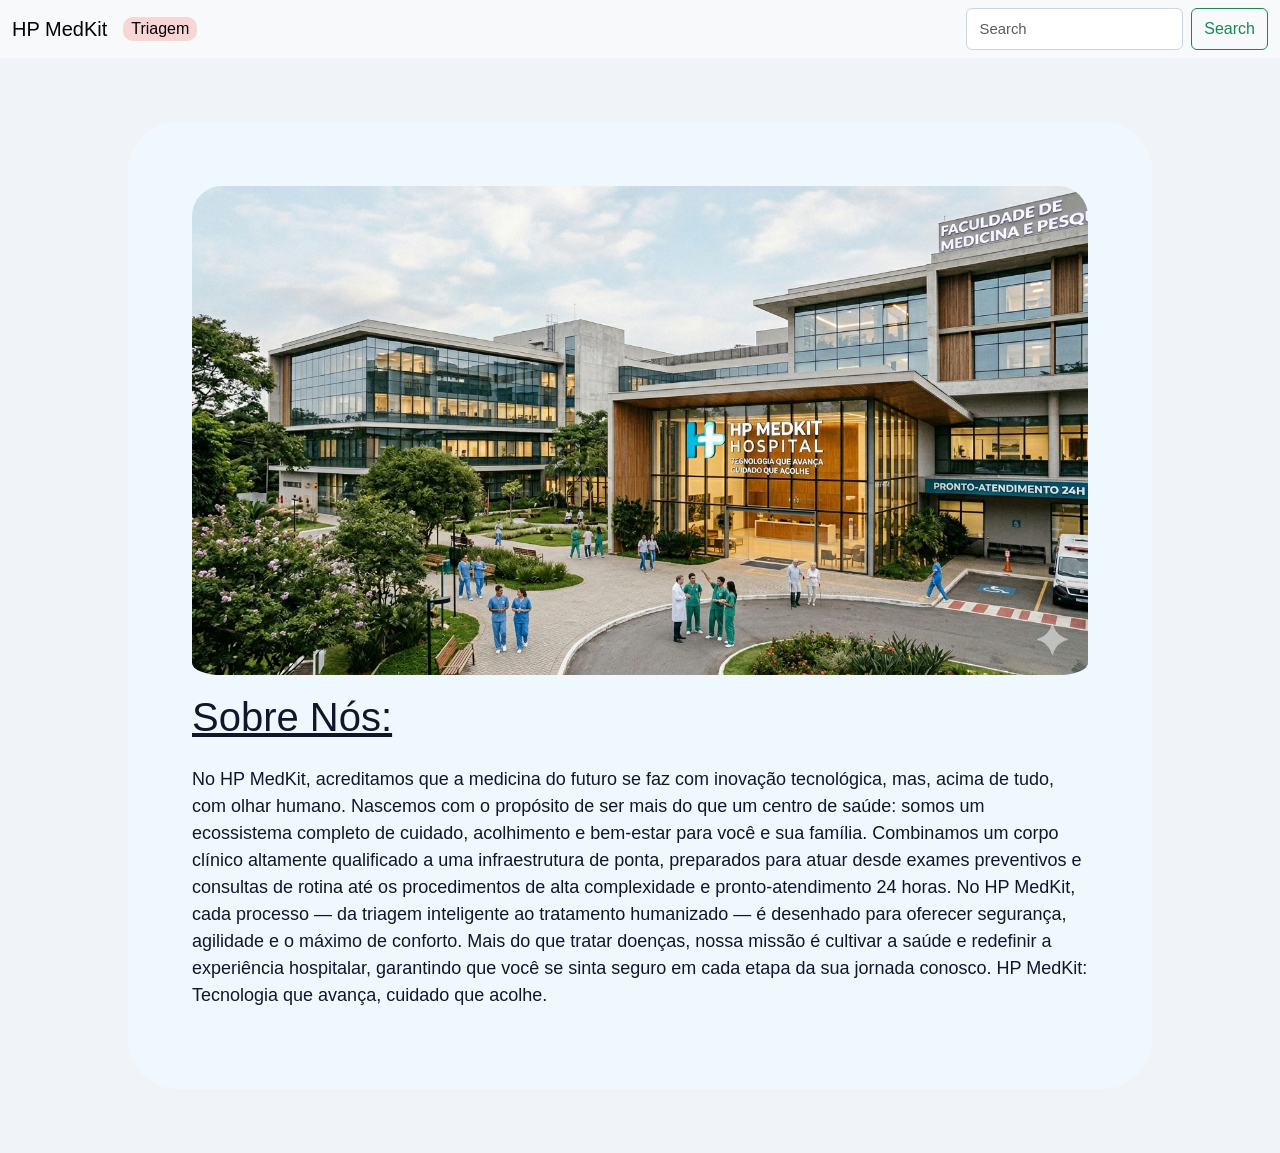
<file: pags/index.html>
<!DOCTYPE html>
<html lang='pt-br'>

<head>
    <meta charset='utf-8'>
    <meta name='viewport' content='width=device-width, initial-scale=1'>
    <title>HP MedKit</title>
    <link href="https://cdn.jsdelivr.net/npm/bootstrap@5.3.8/dist/css/bootstrap.min.css" rel="stylesheet"
        integrity="sha384-sRIl4kxILFvY47J16cr9ZwB07vP4J8+LH7qKQnuqkuIAvNWLzeN8tE5YBujZqJLB" crossorigin="anonymous">
    <link rel='stylesheet' href='../main.css'>
</head>

<body>
    <nav class="navbar navbar-expand-lg bg-body-tertiary">
        <div class="container-fluid">
            <a class="navbar-brand" href="index.html">HP MedKit</a>
            <button class="navbar-toggler" type="button" data-bs-toggle="collapse"
                data-bs-target="#navbarSupportedContent" aria-controls="navbarSupportedContent" aria-expanded="false"
                aria-label="Toggle navigation">
                <span class="navbar-toggler-icon"></span>
            </button>
            <div class="collapse navbar-collapse" id="navbarSupportedContent">
                <ul class="navbar-nav me-auto mb-2 mb-lg-0">
                    <li class="nav-item">
                        <a class="nav-link active" aria-current="page" href="triagem.html">Triagem </a>
                    </li>
                </ul>
                <form class="d-flex" role="search">
                    <input class="form-control me-2" type="search" placeholder="Search" aria-label="Search" />
                    <button class="btn btn-outline-success" type="submit">Search</button>
                </form>
            </div>
        </div>
    </nav>

    <div class="infs">
        <img src="../assets/Gemini_Generated_Image_6qjwjp6qjwjp6qjw.png" alt="" class="foto">
        <h1 class="tit">Sobre Nós: </h1>
        <p class="text">No HP MedKit, acreditamos que a medicina do futuro se faz com inovação tecnológica, mas, acima de tudo, com
            olhar humano. Nascemos com o propósito de ser mais do que um centro de saúde: somos um ecossistema completo
            de cuidado, acolhimento e bem-estar para você e sua família.

            Combinamos um corpo clínico altamente qualificado a uma infraestrutura de ponta, preparados para atuar desde
            exames preventivos e consultas de rotina até os procedimentos de alta complexidade e pronto-atendimento 24
            horas. No HP MedKit, cada processo — da triagem inteligente ao tratamento humanizado — é desenhado para
            oferecer segurança, agilidade e o máximo de conforto.

            Mais do que tratar doenças, nossa missão é cultivar a saúde e redefinir a experiência hospitalar, garantindo
            que você se sinta seguro em cada etapa da sua jornada conosco.

            HP MedKit: Tecnologia que avança, cuidado que acolhe.</p>
    </div>
    <script src="https://cdn.jsdelivr.net/npm/bootstrap@5.3.8/dist/js/bootstrap.bundle.min.js"
        integrity="sha384-FKyoEForCGlyvwx9Hj09JcYn3nv7wiPVlz7YYwJrWVcXK/BmnVDxM+D2scQbITxI"
        crossorigin="anonymous"></script>
</body>

</html>
</file>
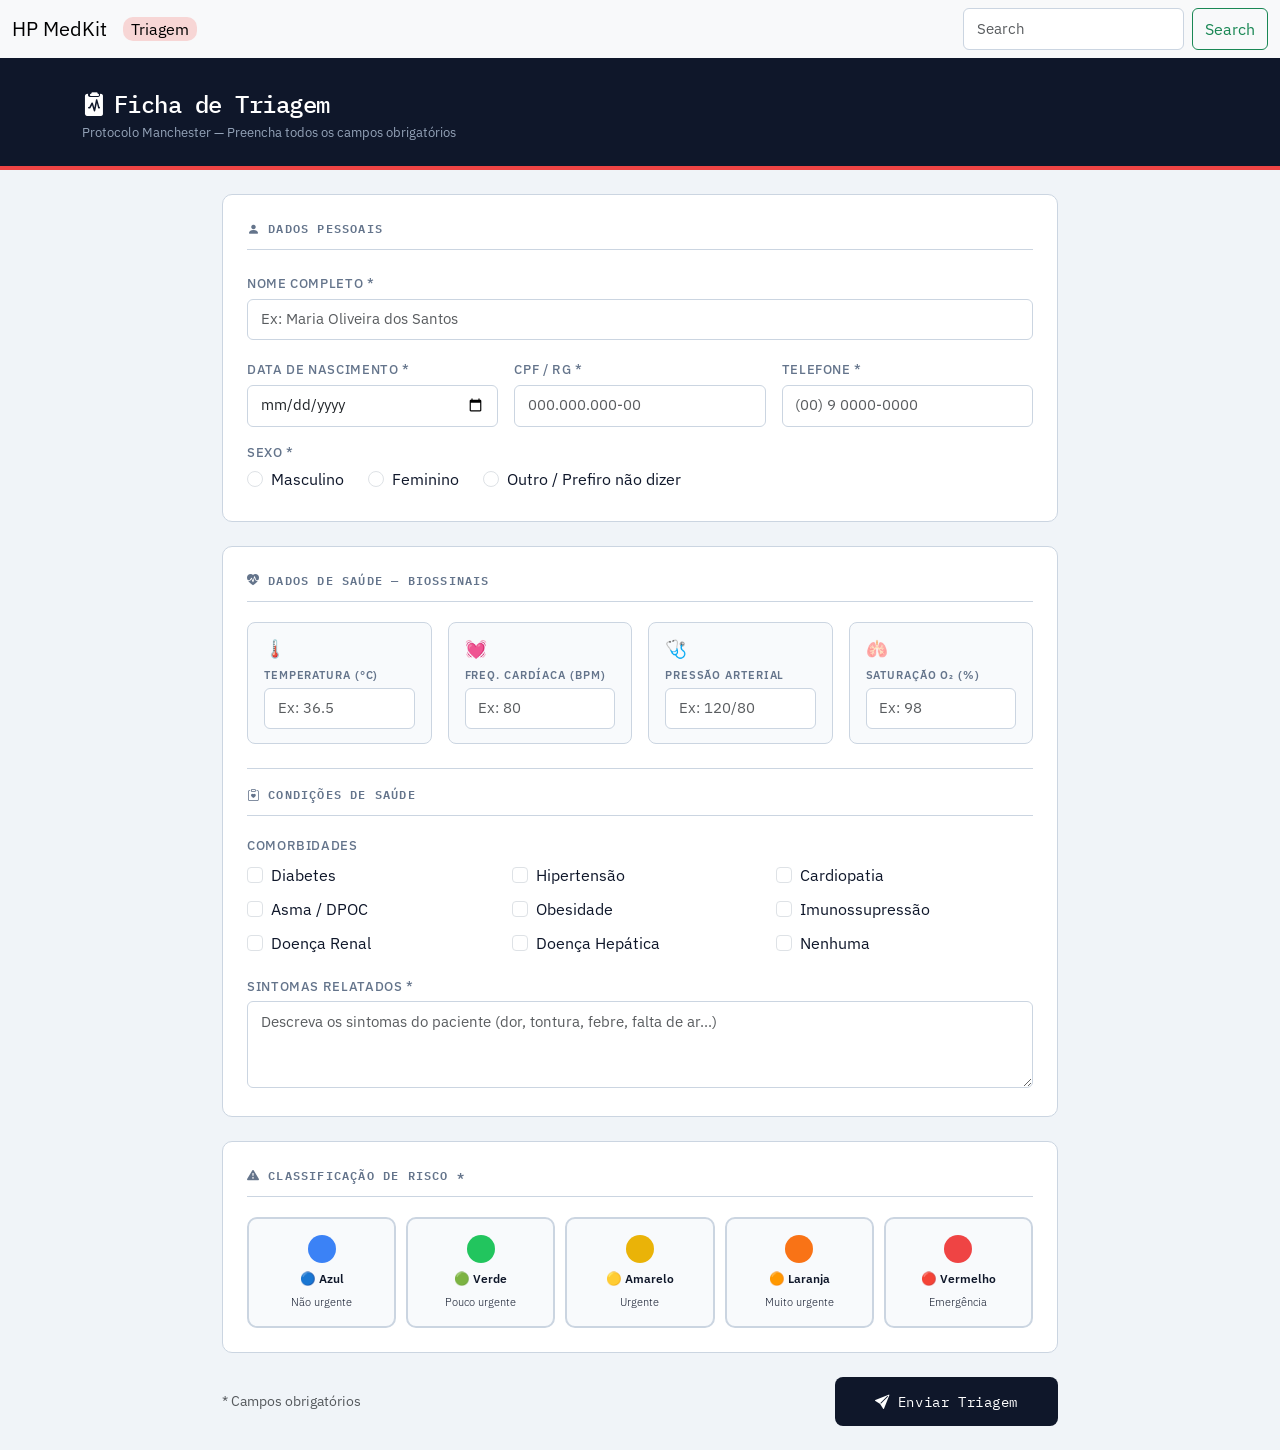
<file: pags/triagem.html>
<!DOCTYPE html>
<html lang='pt-br'>

<head>
    <meta charset='utf-8'>
    <meta name='viewport' content='width=device-width, initial-scale=1'>
    <title>Triagem</title>
    <!-- ✅ ETAPA 1: Importando Bootstrap via CDN -->
    <link href="https://cdn.jsdelivr.net/npm/bootstrap@5.3.3/dist/css/bootstrap.min.css" rel="stylesheet" />
    <!-- Bootstrap Icons -->
    <link href="https://cdn.jsdelivr.net/npm/bootstrap-icons@1.11.3/font/bootstrap-icons.css" rel="stylesheet" />
    <!-- Google Fonts -->
    <link
    href="https://fonts.googleapis.com/css2?family=IBM+Plex+Mono:wght@400;600&family=IBM+Plex+Sans:wght@300;400;500;600&display=swap"
    rel="stylesheet" />

    <link href="https://cdn.jsdelivr.net/npm/bootstrap@5.3.8/dist/css/bootstrap.min.css" rel="stylesheet"
        integrity="sha384-sRIl4kxILFvY47J16cr9ZwB07vP4J8+LH7qKQnuqkuIAvNWLzeN8tE5YBujZqJLB" crossorigin="anonymous">
    <link rel='stylesheet' href='../main.css'>
</head>

<body>
    <nav class="navbar navbar-expand-lg bg-body-tertiary">
        <div class="container-fluid">
            <a class="navbar-brand" href="index.html">HP MedKit</a>
            <button class="navbar-toggler" type="button" data-bs-toggle="collapse"
                data-bs-target="#navbarSupportedContent" aria-controls="navbarSupportedContent" aria-expanded="false"
                aria-label="Toggle navigation">
                <span class="navbar-toggler-icon"></span>
            </button>
            <div class="collapse navbar-collapse" id="navbarSupportedContent">
                <ul class="navbar-nav me-auto mb-2 mb-lg-0">
                    <li class="nav-item">
                        <a class="nav-link active" aria-current="page" href="triagem.html">Triagem </a>
                    </li>
                </ul>
                <form class="d-flex" role="search">
                    <input class="form-control me-2" type="search" placeholder="Search" aria-label="Search" />
                    <button class="btn btn-outline-success" type="submit">Search</button>
                </form>
            </div>
        </div>
    </nav>
    <body>

        <!-- ✅ ETAPA 3: Cabeçalho da página -->
        <header class="page-header">
            <div class="container">
                <h1><i class="bi bi-clipboard2-pulse-fill me-2"></i>Ficha de Triagem</h1>
                <p>Protocolo Manchester — Preencha todos os campos obrigatórios</p>
            </div>
        </header>

        <main class="container py-4" style="max-width: 860px;">

            <!-- ✅ ETAPA 4: tag <form> com novalidate para controle JS -->
            <form id="formTriagem" class="needs-validation" novalidate>

                <!-- ━━━━━━━━━━━━━━━━━━━━━━━━━━━━━━━━━━━━━━━ -->
                <!-- SEÇÃO 1 — DADOS PESSOAIS               -->
                <!-- ━━━━━━━━━━━━━━━━━━━━━━━━━━━━━━━━━━━━━━━ -->
                <div class="section-card">
                    <p class="section-title"><i class="bi bi-person-fill"></i> Dados Pessoais</p>

                    <!-- Nome completo -->
                    <div class="mb-3">
                        <label for="nome" class="form-label">Nome Completo *</label>
                        <input type="text" class="form-control" id="nome" name="nome"
                            placeholder="Ex: Maria Oliveira dos Santos" required />
                        <div class="invalid-feedback">Por favor, informe o nome completo.</div>
                    </div>

                    <!-- Data de nascimento + CPF/RG lado a lado (grid Bootstrap) -->
                    <div class="row g-3 mb-3">
                        <div class="col-md-4">
                            <label for="nascimento" class="form-label">Data de Nascimento *</label>
                            <input type="date" class="form-control" id="nascimento" name="nascimento" required />
                            <div class="invalid-feedback">Informe a data de nascimento.</div>
                        </div>

                        <div class="col-md-4">
                            <label for="documento" class="form-label">CPF / RG *</label>
                            <input type="text" class="form-control" id="documento" name="documento"
                                placeholder="000.000.000-00" required />
                            <div class="invalid-feedback">Informe o CPF ou RG.</div>
                        </div>

                        <div class="col-md-4">
                            <label for="telefone" class="form-label">Telefone *</label>
                            <input type="tel" class="form-control" id="telefone" name="telefone"
                                placeholder="(00) 9 0000-0000" required />
                            <div class="invalid-feedback">Informe o telefone.</div>
                        </div>
                    </div>

                    <!-- Sexo — radio buttons com Bootstrap -->
                    <div class="mb-1">
                        <label class="form-label d-block">Sexo *</label>
                        <div class="d-flex gap-4 flex-wrap">
                            <div class="form-check">
                                <input class="form-check-input" type="radio" name="sexo" id="sexoM" value="masculino"
                                    required />
                                <label class="form-check-label" for="sexoM">Masculino</label>
                            </div>
                            <div class="form-check">
                                <input class="form-check-input" type="radio" name="sexo" id="sexoF" value="feminino" />
                                <label class="form-check-label" for="sexoF">Feminino</label>
                            </div>
                            <div class="form-check">
                                <input class="form-check-input" type="radio" name="sexo" id="sexoO" value="outro" />
                                <label class="form-check-label" for="sexoO">Outro / Prefiro não dizer</label>
                            </div>
                        </div>
                        <div class="invalid-feedback d-block" id="sexo-error"
                            style="display:none!important;font-size:.85em;color:#ef4444;"></div>
                    </div>
                </div>

                <!-- ━━━━━━━━━━━━━━━━━━━━━━━━━━━━━━━━━━━━━━━ -->
                <!-- SEÇÃO 2 — DADOS DE SAÚDE               -->
                <!-- ━━━━━━━━━━━━━━━━━━━━━━━━━━━━━━━━━━━━━━━ -->
                <div class="section-card">
                    <p class="section-title"><i class="bi bi-heart-pulse-fill"></i> Dados de Saúde — Biossinais</p>

                    <!-- Biossinais em grid de 4 colunas -->
                    <div class="row g-3 mb-4">

                        <div class="col-sm-6 col-md-3">
                            <div class="biosinal-card">
                                <div class="biosinal-icon">🌡️</div>
                                <div class="biosinal-label">Temperatura (°C)</div>
                                <input type="number" class="form-control form-control-sm" id="temperatura"
                                    name="temperatura" placeholder="Ex: 36.5" step="0.1" min="34" max="43" required />
                                <div class="invalid-feedback">Informe a temperatura.</div>
                            </div>
                        </div>

                        <div class="col-sm-6 col-md-3">
                            <div class="biosinal-card">
                                <div class="biosinal-icon">💓</div>
                                <div class="biosinal-label">Freq. Cardíaca (bpm)</div>
                                <input type="number" class="form-control form-control-sm" id="frequencia"
                                    name="frequencia" placeholder="Ex: 80" min="30" max="250" required />
                                <div class="invalid-feedback">Informe a frequência.</div>
                            </div>
                        </div>

                        <div class="col-sm-6 col-md-3">
                            <div class="biosinal-card">
                                <div class="biosinal-icon">🩺</div>
                                <div class="biosinal-label">Pressão Arterial</div>
                                <input type="text" class="form-control form-control-sm" id="pressao" name="pressao"
                                    placeholder="Ex: 120/80" required pattern="\d{2,3}\/\d{2,3}" />
                                <div class="invalid-feedback">Ex: 120/80</div>
                            </div>
                        </div>

                        <div class="col-sm-6 col-md-3">
                            <div class="biosinal-card">
                                <div class="biosinal-icon">🫁</div>
                                <div class="biosinal-label">Saturação O₂ (%)</div>
                                <input type="number" class="form-control form-control-sm" id="saturacao"
                                    name="saturacao" placeholder="Ex: 98" min="50" max="100" required />
                                <div class="invalid-feedback">Informe a saturação.</div>
                            </div>
                        </div>

                    </div>

                    <!-- Comorbidades — checkboxes -->
                    <p class="section-title"
                        style="border-top:1px solid var(--border); padding-top:1rem; margin-top:0.25rem;">
                        <i class="bi bi-clipboard-heart"></i> Condições de Saúde
                    </p>

                    <label class="form-label d-block mb-2">Comorbidades</label>
                    <div class="row g-2 mb-3 comor-check">
                        <!-- ✅ Bootstrap usa form-check para checkboxes -->
                        <div class="col-6 col-md-4">
                            <div class="form-check">
                                <input class="form-check-input" type="checkbox" name="comorbidades" id="c1"
                                    value="diabetes" />
                                <label class="form-check-label" for="c1">Diabetes</label>
                            </div>
                        </div>
                        <div class="col-6 col-md-4">
                            <div class="form-check">
                                <input class="form-check-input" type="checkbox" name="comorbidades" id="c2"
                                    value="hipertensao" />
                                <label class="form-check-label" for="c2">Hipertensão</label>
                            </div>
                        </div>
                        <div class="col-6 col-md-4">
                            <div class="form-check">
                                <input class="form-check-input" type="checkbox" name="comorbidades" id="c3"
                                    value="cardiopatia" />
                                <label class="form-check-label" for="c3">Cardiopatia</label>
                            </div>
                        </div>
                        <div class="col-6 col-md-4">
                            <div class="form-check">
                                <input class="form-check-input" type="checkbox" name="comorbidades" id="c4"
                                    value="asma" />
                                <label class="form-check-label" for="c4">Asma / DPOC</label>
                            </div>
                        </div>
                        <div class="col-6 col-md-4">
                            <div class="form-check">
                                <input class="form-check-input" type="checkbox" name="comorbidades" id="c5"
                                    value="obesidade" />
                                <label class="form-check-label" for="c5">Obesidade</label>
                            </div>
                        </div>
                        <div class="col-6 col-md-4">
                            <div class="form-check">
                                <input class="form-check-input" type="checkbox" name="comorbidades" id="c6"
                                    value="imunossupressao" />
                                <label class="form-check-label" for="c6">Imunossupressão</label>
                            </div>
                        </div>
                        <div class="col-6 col-md-4">
                            <div class="form-check">
                                <input class="form-check-input" type="checkbox" name="comorbidades" id="c7"
                                    value="renal" />
                                <label class="form-check-label" for="c7">Doença Renal</label>
                            </div>
                        </div>
                        <div class="col-6 col-md-4">
                            <div class="form-check">
                                <input class="form-check-input" type="checkbox" name="comorbidades" id="c8"
                                    value="hepatica" />
                                <label class="form-check-label" for="c8">Doença Hepática</label>
                            </div>
                        </div>
                        <div class="col-6 col-md-4">
                            <div class="form-check">
                                <input class="form-check-input" type="checkbox" name="comorbidades" id="c9"
                                    value="nenhuma" />
                                <label class="form-check-label" for="c9">Nenhuma</label>
                            </div>
                        </div>
                    </div>

                    <!-- Sintomas -->
                    <div class="mb-1">
                        <label for="sintomas" class="form-label">Sintomas Relatados *</label>
                        <textarea class="form-control" id="sintomas" name="sintomas" rows="3"
                            placeholder="Descreva os sintomas do paciente (dor, tontura, febre, falta de ar...)"
                            required></textarea>
                        <div class="invalid-feedback">Descreva os sintomas do paciente.</div>
                    </div>
                </div>

                <!-- ━━━━━━━━━━━━━━━━━━━━━━━━━━━━━━━━━━━━━━━ -->
                <!-- SEÇÃO 3 — CLASSIFICAÇÃO DE RISCO       -->
                <!-- ━━━━━━━━━━━━━━━━━━━━━━━━━━━━━━━━━━━━━━━ -->
                <div class="section-card">
                    <p class="section-title"><i class="bi bi-exclamation-triangle-fill"></i> Classificação de Risco *
                    </p>

                    <!-- ✅ Radio group customizado com cards visuais -->
                    <div class="risco-grid" id="riscoGroup">

                        <div class="risco-option azul">
                            <input type="radio" name="risco" id="rAzul" value="azul" required />
                            <label for="rAzul">
                                <span class="dot"></span>
                                🔵 Azul
                                <small style="font-weight:300;font-size:.7rem;">Não urgente</small>
                            </label>
                        </div>

                        <div class="risco-option verde">
                            <input type="radio" name="risco" id="rVerde" value="verde" />
                            <label for="rVerde">
                                <span class="dot"></span>
                                🟢 Verde
                                <small style="font-weight:300;font-size:.7rem;">Pouco urgente</small>
                            </label>
                        </div>

                        <div class="risco-option amarelo">
                            <input type="radio" name="risco" id="rAmarelo" value="amarelo" />
                            <label for="rAmarelo">
                                <span class="dot"></span>
                                🟡 Amarelo
                                <small style="font-weight:300;font-size:.7rem;">Urgente</small>
                            </label>
                        </div>

                        <div class="risco-option laranja">
                            <input type="radio" name="risco" id="rLaranja" value="laranja" />
                            <label for="rLaranja">
                                <span class="dot"></span>
                                🟠 Laranja
                                <small style="font-weight:300;font-size:.7rem;">Muito urgente</small>
                            </label>
                        </div>

                        <div class="risco-option vermelho">
                            <input type="radio" name="risco" id="rVermelho" value="vermelho" />
                            <label for="rVermelho">
                                <span class="dot"></span>
                                🔴 Vermelho
                                <small style="font-weight:300;font-size:.7rem;">Emergência</small>
                            </label>
                        </div>

                    </div>
                    <div class="text-danger mt-2" id="risco-error" style="font-size:.83rem; display:none;">
                        Selecione a classificação de risco.
                    </div>
                </div>

                <!-- ━━━━━━━━━━━━━━━━━━━━━━━━━━━━━━━━━━━━━━━ -->
                <!-- SEÇÃO 4 — SUBMIT                       -->
                <!-- ━━━━━━━━━━━━━━━━━━━━━━━━━━━━━━━━━━━━━━━ -->
                <div class="d-flex justify-content-between align-items-center flex-wrap gap-3">
                    <small class="text-muted">* Campos obrigatórios</small>
                    <button type="submit" class="btn-submit">
                        <i class="bi bi-send-fill me-2"></i>Enviar Triagem
                    </button>
                </div>

                <!-- ✅ Toast de sucesso (Bootstrap component) -->
                <div class="toast-container position-fixed bottom-0 end-0 p-3">
                    <div id="toastSucesso" class="toast align-items-center text-bg-success border-0" role="alert">
                        <div class="d-flex">
                            <div class="toast-body fw-semibold">
                                ✅ Triagem registrada com sucesso!
                            </div>
                            <button type="button" class="btn-close btn-close-white me-2 m-auto"
                                data-bs-dismiss="toast"></button>
                        </div>
                    </div>
                </div>

            </form>
        </main>

        <!-- ✅ ETAPA 8: Bootstrap JS (necessário para Toast e outros componentes) -->
        <script src="https://cdn.jsdelivr.net/npm/bootstrap@5.3.3/dist/js/bootstrap.bundle.min.js"></script>

        <script>
            // ✅ ETAPA 9: Validação customizada com JS
            const form = document.getElementById('formTriagem');

            form.addEventListener('submit', function (e) {
                e.preventDefault();

                let valido = true;

                // Validação nativa do Bootstrap
                if (!form.checkValidity()) {
                    form.classList.add('was-validated');
                    valido = false;
                }

                // Validação manual: sexo (radio)
                const sexoSelecionado = form.querySelector('input[name="sexo"]:checked');
                const sexoError = document.getElementById('sexo-error');
                if (!sexoSelecionado) {
                    sexoError.textContent = 'Selecione o sexo.';
                    sexoError.style.display = 'block';
                    valido = false;
                } else {
                    sexoError.style.display = 'none';
                }

                // Validação manual: risco (radio group customizado)
                const riscoSelecionado = form.querySelector('input[name="risco"]:checked');
                const riscoError = document.getElementById('risco-error');
                if (!riscoSelecionado) {
                    riscoError.style.display = 'block';
                    valido = false;
                } else {
                    riscoError.style.display = 'none';
                }

                // Se tudo válido, exibe o toast de sucesso
                if (valido) {
                    const toast = new bootstrap.Toast(document.getElementById('toastSucesso'));
                    toast.show();
                    // Aqui você enviaria os dados para o backend (fetch/axios)
                    console.log('Dados prontos para envio!');
                }
            });
        </script>
    </body>

    </html>
    <script src="https://cdn.jsdelivr.net/npm/bootstrap@5.3.8/dist/js/bootstrap.bundle.min.js"
        integrity="sha384-FKyoEForCGlyvwx9Hj09JcYn3nv7wiPVlz7YYwJrWVcXK/BmnVDxM+D2scQbITxI"
        crossorigin="anonymous"></script>
</body>

</html>
</file>
<file: main.css>
.nav-link {
    background-color: rgb(247, 214, 213);
    border-radius: 10px;
    padding: 0.5%;
}

.infs {
    margin: 5%;
    width: 80%;
    background-color: aliceblue;
    margin-left: 10%;
    padding: 5%;
    border-radius: 50px;
}

.tit {
    text-decoration: underline;
    padding-bottom: 2%;
}

.foto {
    width: 100%;
    padding-bottom: 2%;
    border-radius: 30px;
}

.text {
    font-size: large;
}

:root {
    --azul: #1e40af;
    --verde: #15803d;
    --amarelo: #a16207;
    --laranja: #c2410c;
    --vermelho: #b91c1c;
    --bg: #f0f4f8;
    --card: #ffffff;
    --border: #cbd5e1;
    --ink: #0f172a;
    --muted: #64748b;
}

body {
    font-family: 'IBM Plex Sans', sans-serif;
    background: var(--bg);
    color: var(--ink);
}

/* Header */
.page-header {
    background: var(--ink);
    color: white;
    padding: 2rem 0 1.5rem;
    border-bottom: 4px solid #ef4444;
}

.page-header h1 {
    font-family: 'IBM Plex Mono', monospace;
    font-size: 1.5rem;
    letter-spacing: -0.02em;
    margin: 0;
}

.page-header p {
    font-size: 0.82rem;
    color: #94a3b8;
    margin: 0.25rem 0 0;
}

/* Cards de seção */
.section-card {
    background: var(--card);
    border: 1px solid var(--border);
    border-radius: 10px;
    padding: 1.5rem;
    margin-bottom: 1.5rem;
}

.section-title {
    font-family: 'IBM Plex Mono', monospace;
    font-size: 0.75rem;
    font-weight: 600;
    letter-spacing: 0.1em;
    text-transform: uppercase;
    color: var(--muted);
    border-bottom: 1px solid var(--border);
    padding-bottom: 0.75rem;
    margin-bottom: 1.25rem;
    display: flex;
    align-items: center;
    gap: 0.5rem;
}

/* Labels */
.form-label {
    font-size: 0.8rem;
    font-weight: 500;
    color: var(--muted);
    text-transform: uppercase;
    letter-spacing: 0.05em;
    margin-bottom: 5px;
}

.form-control,
.form-select {
    font-size: 0.93rem;
    border-color: var(--border);
    border-radius: 6px;
    padding: 0.55rem 0.8rem;
}

.form-control:focus,
.form-select:focus {
    border-color: #3b82f6;
    box-shadow: 0 0 0 3px rgba(59, 130, 246, .15);
}

/* Biossinais: cards compactos */
.biosinal-card {
    background: #f8fafc;
    border: 1px solid var(--border);
    border-radius: 8px;
    padding: 0.85rem 1rem;
}

.biosinal-label {
    font-size: 0.7rem;
    font-weight: 600;
    text-transform: uppercase;
    letter-spacing: 0.08em;
    color: var(--muted);
    margin-bottom: 4px;
}

.biosinal-icon {
    font-size: 1.1rem;
    margin-bottom: 4px;
}

/* Checkboxes de comorbidades */
.comor-check .form-check-input:checked {
    background-color: var(--ink);
    border-color: var(--ink);
}

/* ✅ ETAPA 7: Classificação de risco — radio cards */
.risco-grid {
    display: grid;
    grid-template-columns: repeat(auto-fit, minmax(130px, 1fr));
    gap: 10px;
}

.risco-option input[type="radio"] {
    display: none;
}

.risco-option label {
    display: flex;
    flex-direction: column;
    align-items: center;
    justify-content: center;
    gap: 6px;
    border: 2px solid var(--border);
    border-radius: 10px;
    padding: 1rem 0.5rem;
    cursor: pointer;
    font-size: 0.78rem;
    font-weight: 600;
    text-align: center;
    transition: all 0.15s;
    background: #f8fafc;
    color: var(--ink);
}

.risco-option label .dot {
    width: 28px;
    height: 28px;
    border-radius: 50%;
    display: block;
}

/* Cores de risco */
.risco-option.azul label .dot {
    background: #3b82f6;
}

.risco-option.verde label .dot {
    background: #22c55e;
}

.risco-option.amarelo label .dot {
    background: #eab308;
}

.risco-option.laranja label .dot {
    background: #f97316;
}

.risco-option.vermelho label .dot {
    background: #ef4444;
}

.risco-option input:checked+label {
    border-width: 2px;
    background: var(--ink);
    color: white;
}

.risco-option.azul input:checked+label {
    border-color: #3b82f6;
    background: #1d4ed8;
}

.risco-option.verde input:checked+label {
    border-color: #22c55e;
    background: #15803d;
}

.risco-option.amarelo input:checked+label {
    border-color: #eab308;
    background: #a16207;
}

.risco-option.laranja input:checked+label {
    border-color: #f97316;
    background: #c2410c;
}

.risco-option.vermelho input:checked+label {
    border-color: #ef4444;
    background: #b91c1c;
}

/* Botão submit */
.btn-submit {
    background: var(--ink);
    color: white;
    border: none;
    font-family: 'IBM Plex Mono', monospace;
    font-size: 0.9rem;
    letter-spacing: 0.04em;
    padding: 0.85rem 2.5rem;
    border-radius: 8px;
    transition: background 0.2s, transform 0.1s;
}

.btn-submit:hover {
    background: #1e3a5f;
    color: white;
}

.btn-submit:active {
    transform: scale(0.98);
}

/* Feedback de validação */
.was-validated .form-control:invalid {
    border-color: #ef4444;
}

.was-validated .form-control:valid {
    border-color: #22c55e;
}
</file>
